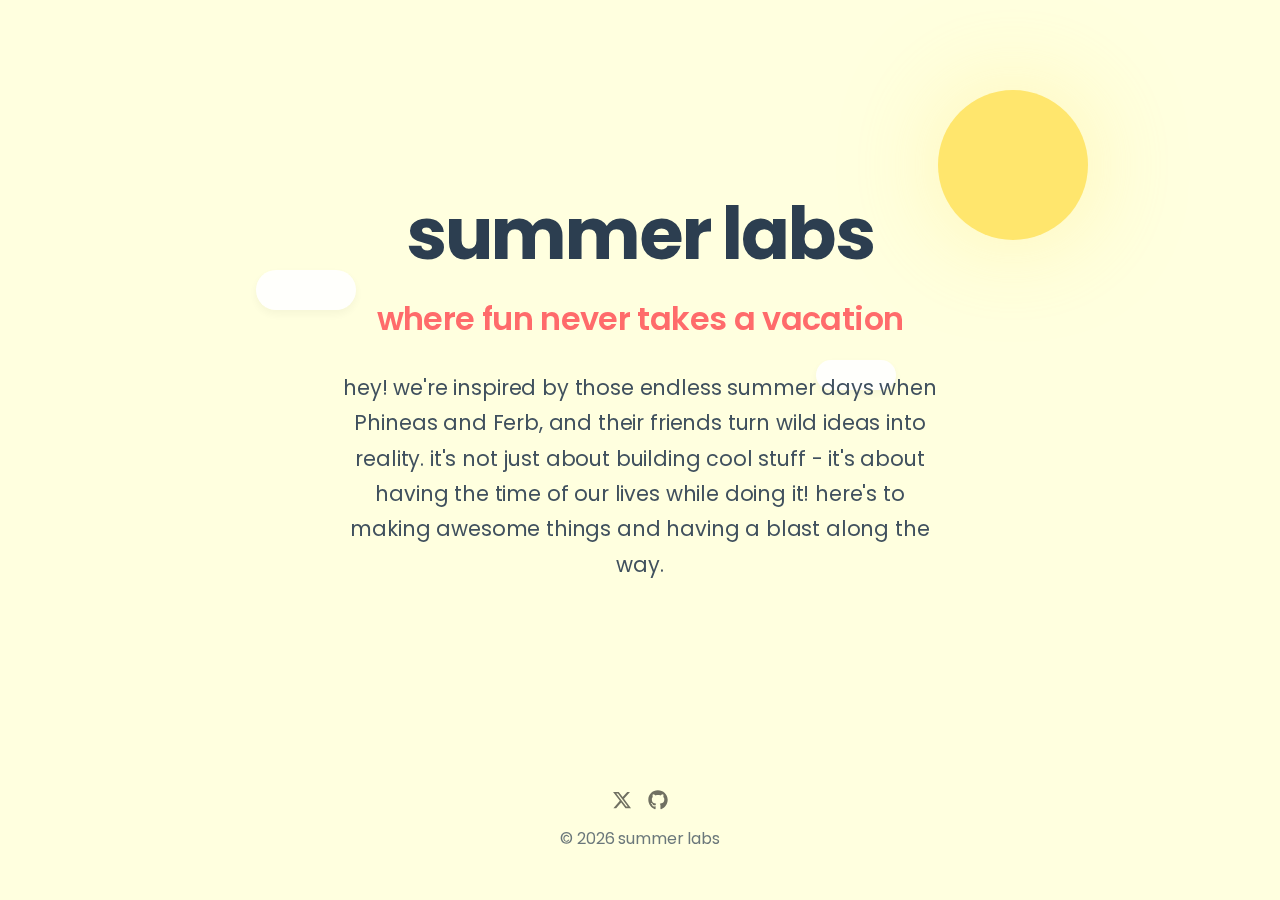
<file: index.html>
<!DOCTYPE html>
<html lang="en">
  <head>
    <meta charset="UTF-8" />
    <meta name="viewport" content="width=device-width, initial-scale=1.0" />
    <title>summer labs - where fun takes a vacation</title>
    <link rel="stylesheet" href="style.css" />
    <link rel="preconnect" href="https://fonts.googleapis.com" />
    <link rel="preconnect" href="https://fonts.gstatic.com" crossorigin />
    <link href="https://fonts.googleapis.com/css2?family=Poppins:wght@300;400;600;700&display=swap" rel="stylesheet" />
  </head>
  <body>
    <main class="container">
      <div class="content">
        <h1>summer labs</h1>
        <p class="subtitle">where fun never takes a vacation</p>
        <p class="description">
          hey! we're inspired by those endless summer days when Phineas and Ferb, and their friends turn wild ideas into
          reality. it's not just about building cool stuff - it's about having the time of our lives while doing it!
          here's to making awesome things and having a blast along the way.
        </p>
        <div class="graphics">
          <div class="sun"></div>
          <div class="cloud cloud-1"></div>
          <div class="cloud cloud-2"></div>
        </div>
      </div>
      <footer>
        <div class="social-links">
          <a href="https://x.com/biraj21_" target="_blank" rel="noopener">
            <svg xmlns="http://www.w3.org/2000/svg" viewBox="0 0 512 512">
              <!--!Font Awesome Free 6.7.2 by @fontawesome - https://fontawesome.com License - https://fontawesome.com/license/free Copyright 2025 Fonticons, Inc.-->
              <path
                d="M389.2 48h70.6L305.6 224.2 487 464H345L233.7 318.6 106.5 464H35.8L200.7 275.5 26.8 48H172.4L272.9 180.9 389.2 48zM364.4 421.8h39.1L151.1 88h-42L364.4 421.8z"
              />
            </svg>
          </a>
          <a href="https://github.com/biraj21" target="_blank" rel="noopener">
            <svg xmlns="http://www.w3.org/2000/svg" viewBox="0 0 496 512">
              <!--!Font Awesome Free 6.7.2 by @fontawesome - https://fontawesome.com License - https://fontawesome.com/license/free Copyright 2025 Fonticons, Inc.-->
              <path
                d="M165.9 397.4c0 2-2.3 3.6-5.2 3.6-3.3 .3-5.6-1.3-5.6-3.6 0-2 2.3-3.6 5.2-3.6 3-.3 5.6 1.3 5.6 3.6zm-31.1-4.5c-.7 2 1.3 4.3 4.3 4.9 2.6 1 5.6 0 6.2-2s-1.3-4.3-4.3-5.2c-2.6-.7-5.5 .3-6.2 2.3zm44.2-1.7c-2.9 .7-4.9 2.6-4.6 4.9 .3 2 2.9 3.3 5.9 2.6 2.9-.7 4.9-2.6 4.6-4.6-.3-1.9-3-3.2-5.9-2.9zM244.8 8C106.1 8 0 113.3 0 252c0 110.9 69.8 205.8 169.5 239.2 12.8 2.3 17.3-5.6 17.3-12.1 0-6.2-.3-40.4-.3-61.4 0 0-70 15-84.7-29.8 0 0-11.4-29.1-27.8-36.6 0 0-22.9-15.7 1.6-15.4 0 0 24.9 2 38.6 25.8 21.9 38.6 58.6 27.5 72.9 20.9 2.3-16 8.8-27.1 16-33.7-55.9-6.2-112.3-14.3-112.3-110.5 0-27.5 7.6-41.3 23.6-58.9-2.6-6.5-11.1-33.3 2.6-67.9 20.9-6.5 69 27 69 27 20-5.6 41.5-8.5 62.8-8.5s42.8 2.9 62.8 8.5c0 0 48.1-33.6 69-27 13.7 34.7 5.2 61.4 2.6 67.9 16 17.7 25.8 31.5 25.8 58.9 0 96.5-58.9 104.2-114.8 110.5 9.2 7.9 17 22.9 17 46.4 0 33.7-.3 75.4-.3 83.6 0 6.5 4.6 14.4 17.3 12.1C428.2 457.8 496 362.9 496 252 496 113.3 383.5 8 244.8 8zM97.2 352.9c-1.3 1-1 3.3 .7 5.2 1.6 1.6 3.9 2.3 5.2 1 1.3-1 1-3.3-.7-5.2-1.6-1.6-3.9-2.3-5.2-1zm-10.8-8.1c-.7 1.3 .3 2.9 2.3 3.9 1.6 1 3.6 .7 4.3-.7 .7-1.3-.3-2.9-2.3-3.9-2-.6-3.6-.3-4.3 .7zm32.4 35.6c-1.6 1.3-1 4.3 1.3 6.2 2.3 2.3 5.2 2.6 6.5 1 1.3-1.3 .7-4.3-1.3-6.2-2.2-2.3-5.2-2.6-6.5-1zm-11.4-14.7c-1.6 1-1.6 3.6 0 5.9 1.6 2.3 4.3 3.3 5.6 2.3 1.6-1.3 1.6-3.9 0-6.2-1.4-2.3-4-3.3-5.6-2z"
              />
            </svg>
          </a>
        </div>
        <p>© <span id="year"></span> summer labs</p>
      </footer>
    </main>
    <script>
      document.getElementById("year").textContent = new Date().getFullYear();
    </script>
  </body>
</html>
</file>
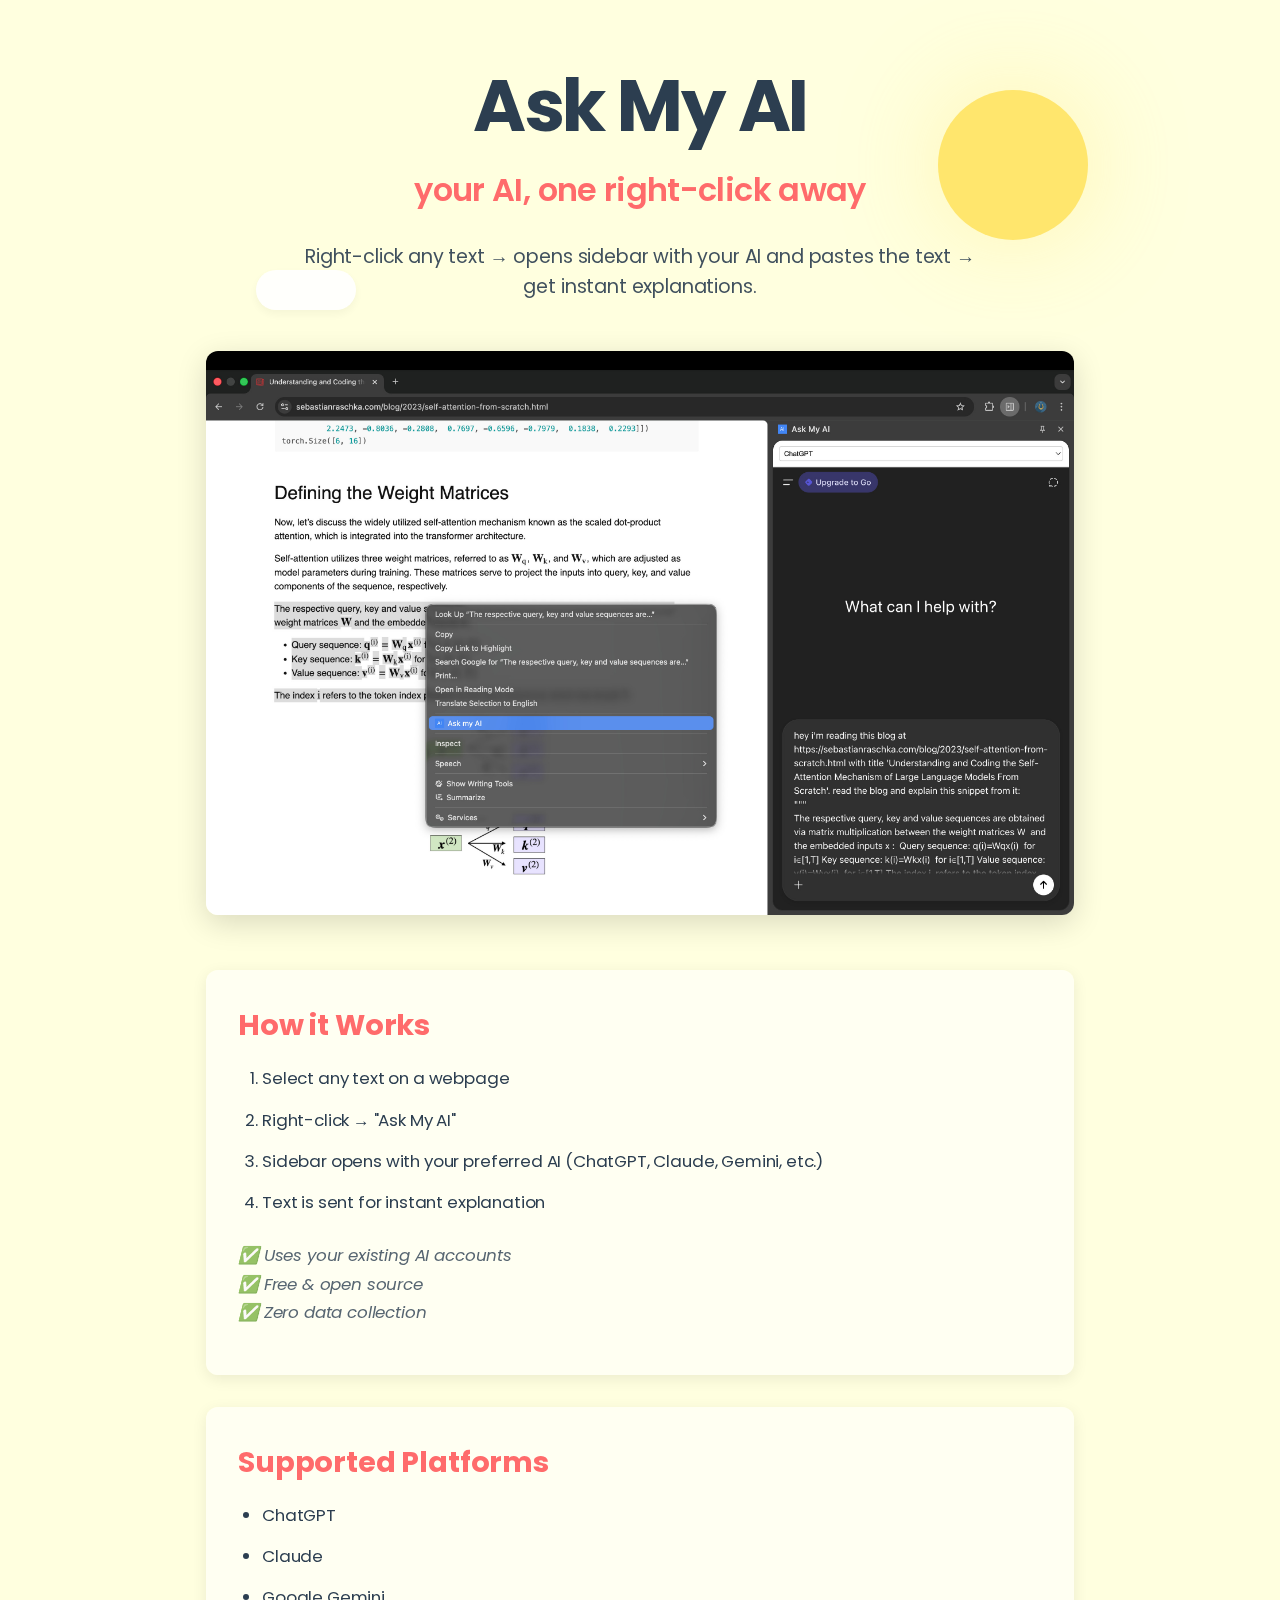
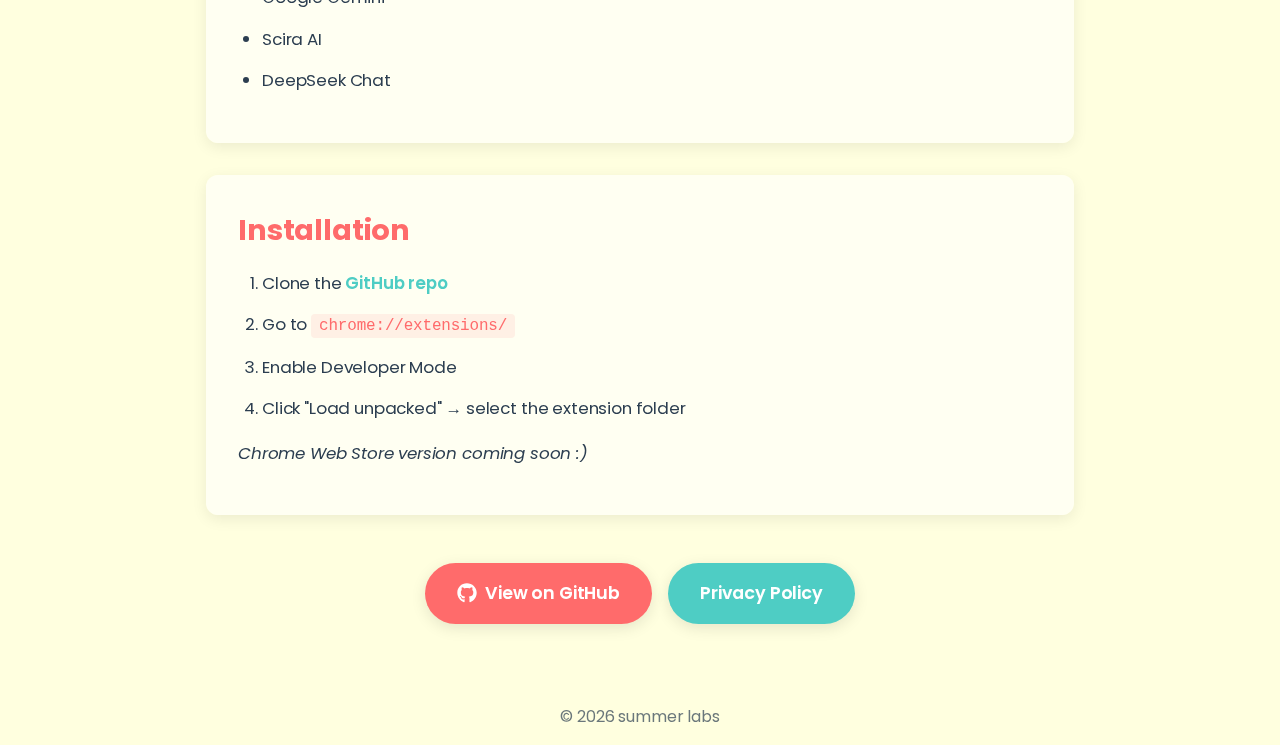
<file: ask-my-ai/index.html>
<!DOCTYPE html>
<html lang="en">
  <head>
    <meta charset="UTF-8" />
    <meta name="viewport" content="width=device-width, initial-scale=1.0" />
    <title>Ask My AI - summer labs</title>
    <link rel="stylesheet" href="/style.css" />
    <link rel="preconnect" href="https://fonts.googleapis.com" />
    <link rel="preconnect" href="https://fonts.gstatic.com" crossorigin />
    <link href="https://fonts.googleapis.com/css2?family=Poppins:wght@300;400;600;700&display=swap" rel="stylesheet" />
  </head>
  <body>
    <main class="container">
      <div class="content project-content">
        <h1>Ask My AI</h1>
        <p class="subtitle">your AI, one right-click away</p>

        <div class="project-description">
          <p>Right-click any text → opens sidebar with your AI and pastes the text → get instant explanations.</p>
        </div>

        <div class="screenshot">
          <img src="/images/ask-my-ai/ss.jpg" alt="Ask My AI Extension Screenshot" />
        </div>

        <div class="features">
          <div class="feature-section">
            <h2>How it Works</h2>
            <ol>
              <li>Select any text on a webpage</li>
              <li>Right-click → "Ask My AI"</li>
              <li>Sidebar opens with your preferred AI (ChatGPT, Claude, Gemini, etc.)</li>
              <li>Text is sent for instant explanation</li>
            </ol>
            <p class="feature-note">
              ✅ Uses your existing AI accounts<br />
              ✅ Free & open source<br />
              ✅ Zero data collection
            </p>
          </div>

          <div class="feature-section">
            <h2>Supported Platforms</h2>
            <ul class="platforms">
              <li>ChatGPT</li>
              <li>Claude</li>
              <li>Google Gemini</li>
              <li>Scira AI</li>
              <li>DeepSeek Chat</li>
            </ul>
          </div>

          <div class="feature-section">
            <h2>Installation</h2>
            <ol>
              <li>
                Clone the <a href="https://github.com/biraj21/ask-my-ai" target="_blank" rel="noopener">GitHub repo</a>
              </li>
              <li>Go to <code>chrome://extensions/</code></li>
              <li>Enable Developer Mode</li>
              <li>Click "Load unpacked" → select the extension folder</li>
            </ol>
            <p><em>Chrome Web Store version coming soon :)</em></p>
          </div>
        </div>

        <div class="cta-buttons">
          <a href="https://github.com/biraj21/ask-my-ai" target="_blank" rel="noopener" class="btn btn-primary">
            <svg xmlns="http://www.w3.org/2000/svg" viewBox="0 0 496 512" width="20" height="20">
              <path
                d="M165.9 397.4c0 2-2.3 3.6-5.2 3.6-3.3 .3-5.6-1.3-5.6-3.6 0-2 2.3-3.6 5.2-3.6 3-.3 5.6 1.3 5.6 3.6zm-31.1-4.5c-.7 2 1.3 4.3 4.3 4.9 2.6 1 5.6 0 6.2-2s-1.3-4.3-4.3-5.2c-2.6-.7-5.5 .3-6.2 2.3zm44.2-1.7c-2.9 .7-4.9 2.6-4.6 4.9 .3 2 2.9 3.3 5.9 2.6 2.9-.7 4.9-2.6 4.6-4.6-.3-1.9-3-3.2-5.9-2.9zM244.8 8C106.1 8 0 113.3 0 252c0 110.9 69.8 205.8 169.5 239.2 12.8 2.3 17.3-5.6 17.3-12.1 0-6.2-.3-40.4-.3-61.4 0 0-70 15-84.7-29.8 0 0-11.4-29.1-27.8-36.6 0 0-22.9-15.7 1.6-15.4 0 0 24.9 2 38.6 25.8 21.9 38.6 58.6 27.5 72.9 20.9 2.3-16 8.8-27.1 16-33.7-55.9-6.2-112.3-14.3-112.3-110.5 0-27.5 7.6-41.3 23.6-58.9-2.6-6.5-11.1-33.3 2.6-67.9 20.9-6.5 69 27 69 27 20-5.6 41.5-8.5 62.8-8.5s42.8 2.9 62.8 8.5c0 0 48.1-33.6 69-27 13.7 34.7 5.2 61.4 2.6 67.9 16 17.7 25.8 31.5 25.8 58.9 0 96.5-58.9 104.2-114.8 110.5 9.2 7.9 17 22.9 17 46.4 0 33.7-.3 75.4-.3 83.6 0 6.5 4.6 14.4 17.3 12.1C428.2 457.8 496 362.9 496 252 496 113.3 383.5 8 244.8 8zM97.2 352.9c-1.3 1-1 3.3 .7 5.2 1.6 1.6 3.9 2.3 5.2 1 1.3-1 1-3.3-.7-5.2-1.6-1.6-3.9-2.3-5.2-1zm-10.8-8.1c-.7 1.3 .3 2.9 2.3 3.9 1.6 1 3.6 .7 4.3-.7 .7-1.3-.3-2.9-2.3-3.9-2-.6-3.6-.3-4.3 .7zm32.4 35.6c-1.6 1.3-1 4.3 1.3 6.2 2.3 2.3 5.2 2.6 6.5 1 1.3-1.3 .7-4.3-1.3-6.2-2.2-2.3-5.2-2.6-6.5-1zm-11.4-14.7c-1.6 1-1.6 3.6 0 5.9 1.6 2.3 4.3 3.3 5.6 2.3 1.6-1.3 1.6-3.9 0-6.2-1.4-2.3-4-3.3-5.6-2z"
              />
            </svg>
            View on GitHub
          </a>
          <a href="/ask-my-ai/privacy-policy.html" class="btn btn-secondary">Privacy Policy</a>
        </div>

        <div class="graphics">
          <div class="sun"></div>
          <div class="cloud cloud-1"></div>
          <div class="cloud cloud-2"></div>
        </div>
      </div>

      <footer>
        <p>© <span id="year"></span> summer labs</p>
      </footer>
    </main>
    <script>
      document.getElementById("year").textContent = new Date().getFullYear();
    </script>
  </body>
</html>
</file>
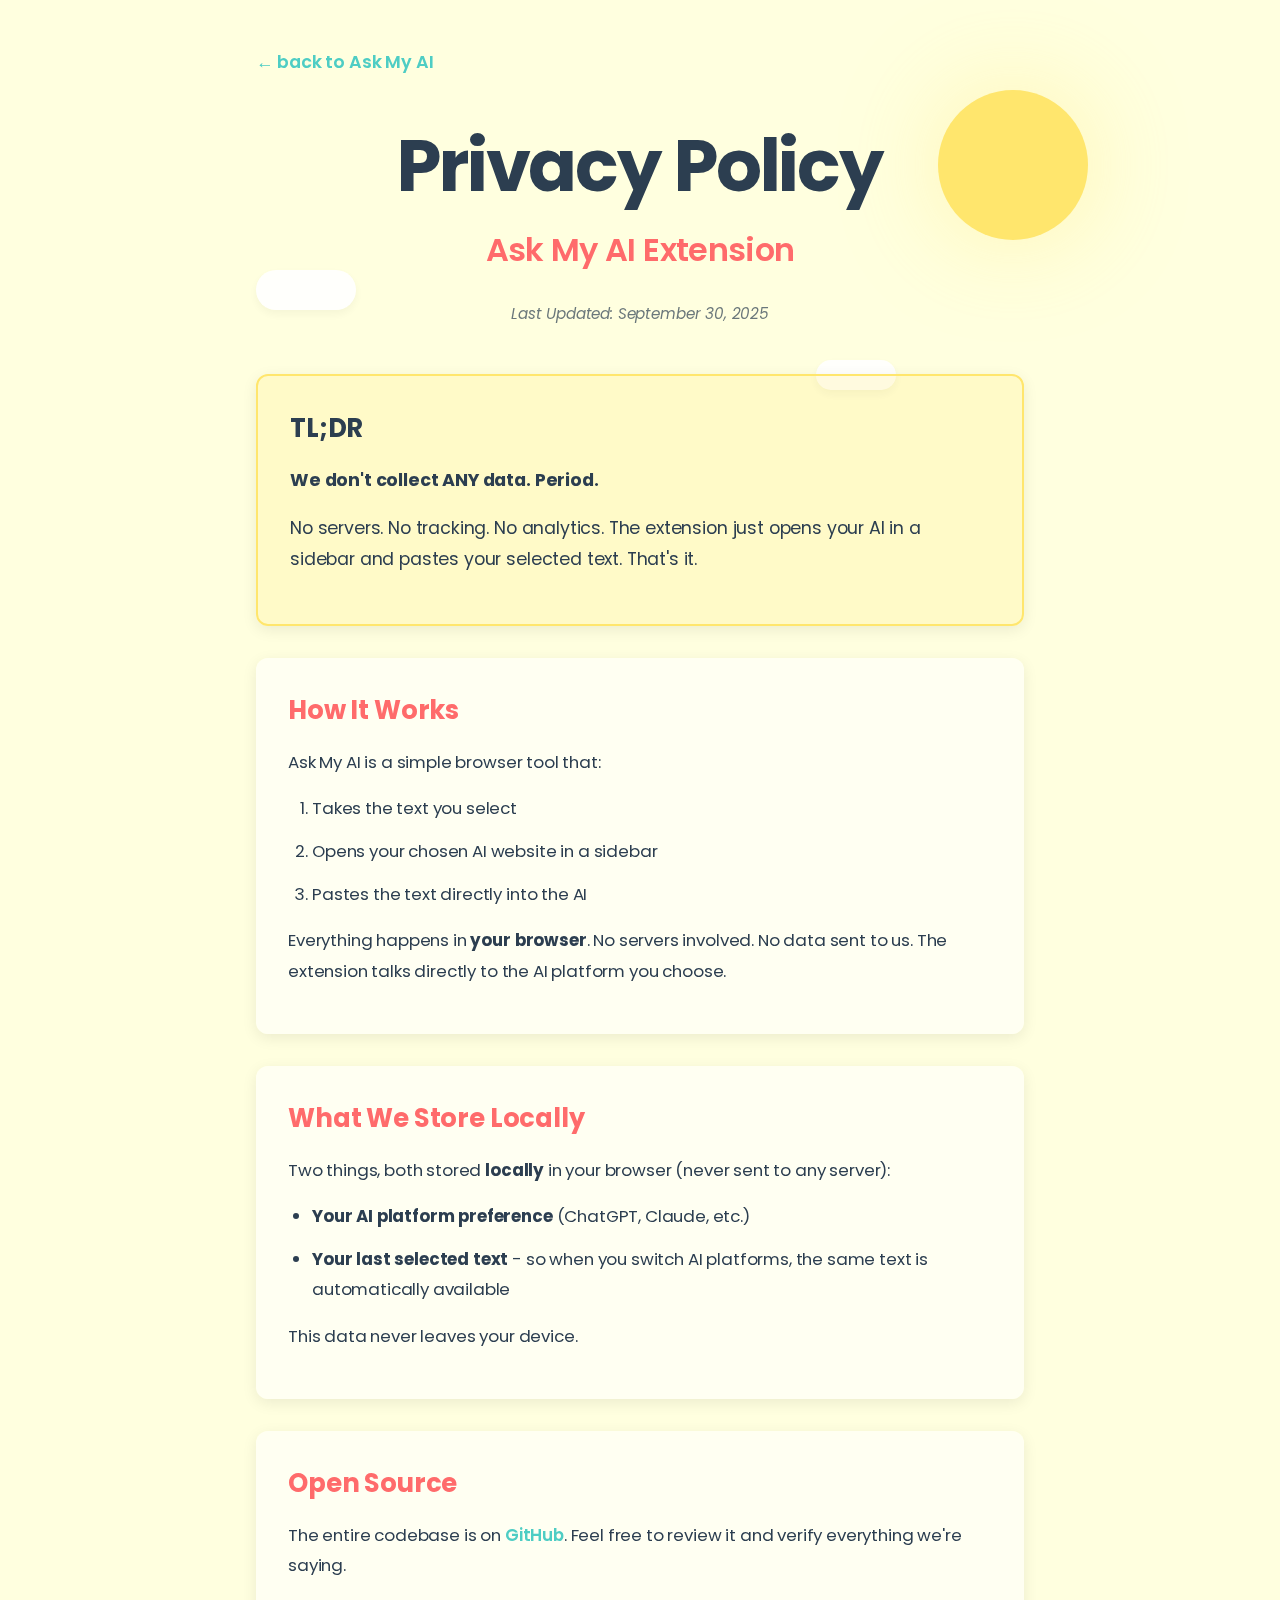
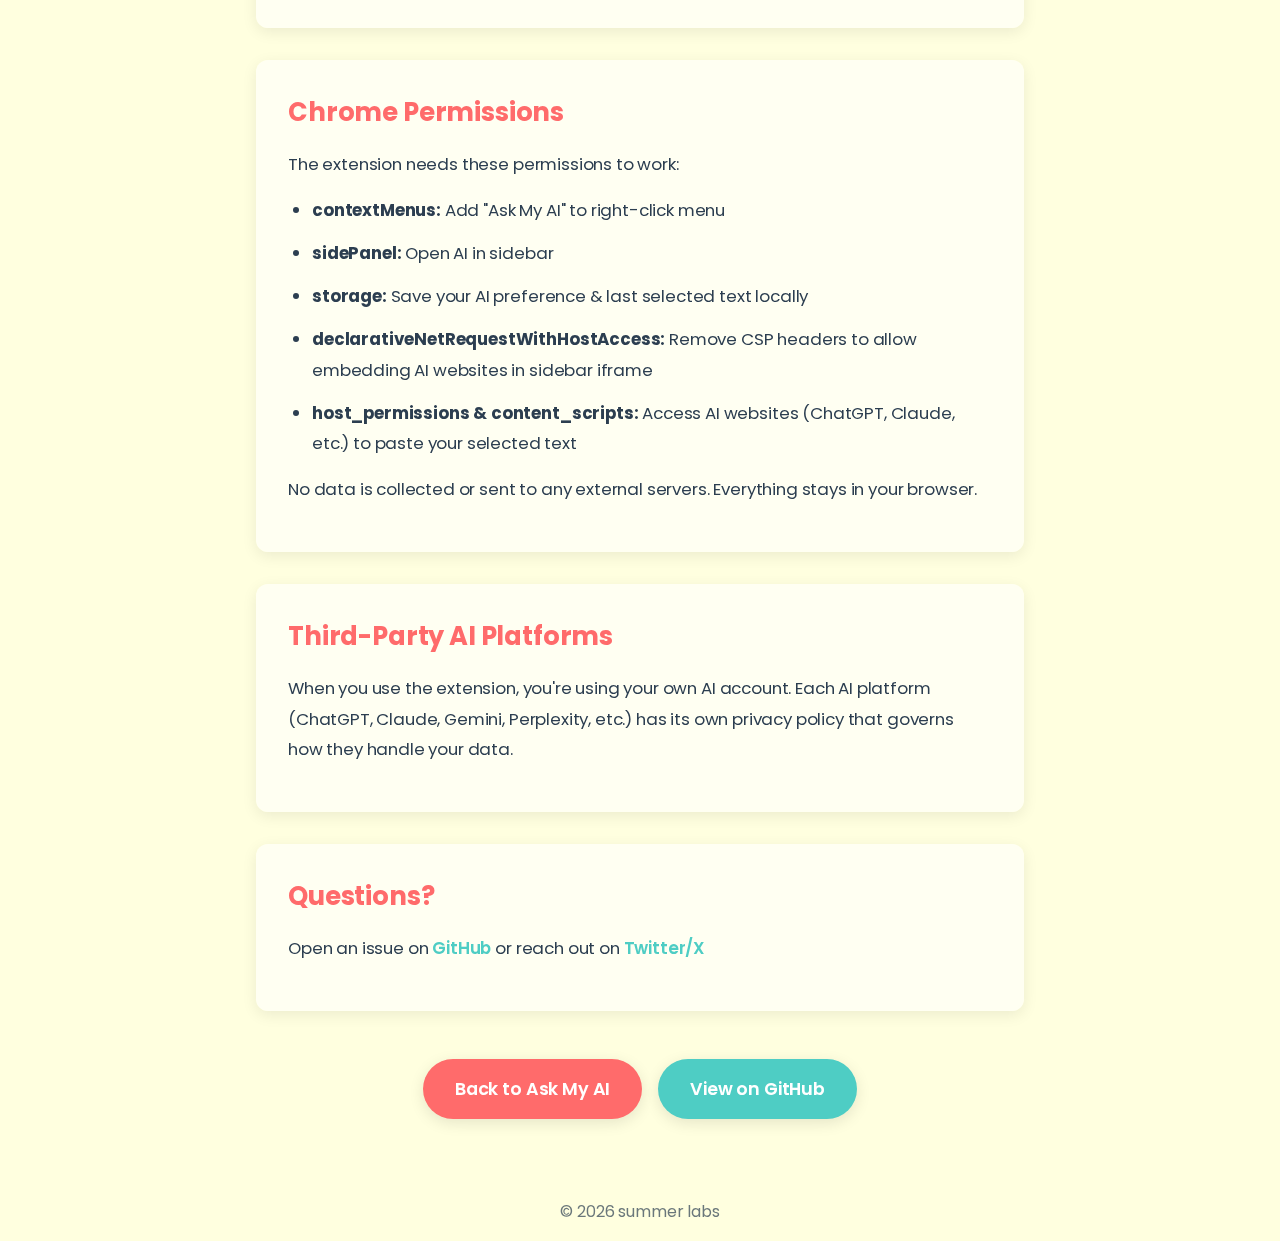
<file: ask-my-ai/privacy-policy.html>
<!DOCTYPE html>
<html lang="en">
  <head>
    <meta charset="UTF-8" />
    <meta name="viewport" content="width=device-width, initial-scale=1.0" />
    <title>Privacy Policy - Ask My AI - summer labs</title>
    <link rel="stylesheet" href="/style.css" />
    <link rel="preconnect" href="https://fonts.googleapis.com" />
    <link rel="preconnect" href="https://fonts.gstatic.com" crossorigin />
    <link href="https://fonts.googleapis.com/css2?family=Poppins:wght@300;400;600;700&display=swap" rel="stylesheet" />
  </head>
  <body>
    <main class="container">
      <div class="content project-content privacy-content">
        <a href="/ask-my-ai" class="back-link">← back to Ask My AI</a>

        <h1>Privacy Policy</h1>
        <p class="subtitle">Ask My AI Extension</p>

        <div class="privacy-section">
          <p class="last-updated">Last Updated: September 30, 2025</p>

          <div class="policy-section tldr">
            <h2>TL;DR</h2>
            <p><strong>We don't collect ANY data. Period.</strong></p>
            <p>
              No servers. No tracking. No analytics. The extension just opens your AI in a sidebar and pastes your
              selected text. That's it.
            </p>
          </div>

          <div class="policy-section">
            <h2>How It Works</h2>
            <p>Ask My AI is a simple browser tool that:</p>
            <ol>
              <li>Takes the text you select</li>
              <li>Opens your chosen AI website in a sidebar</li>
              <li>Pastes the text directly into the AI</li>
            </ol>
            <p>
              Everything happens in <strong>your browser</strong>. No servers involved. No data sent to us. The
              extension talks directly to the AI platform you choose.
            </p>
          </div>

          <div class="policy-section">
            <h2>What We Store Locally</h2>
            <p>Two things, both stored <strong>locally</strong> in your browser (never sent to any server):</p>
            <ul>
              <li><strong>Your AI platform preference</strong> (ChatGPT, Claude, etc.)</li>
              <li>
                <strong>Your last selected text</strong> - so when you switch AI platforms, the same text is
                automatically available
              </li>
            </ul>
            <p>This data never leaves your device.</p>
          </div>

          <div class="policy-section">
            <h2>Open Source</h2>
            <p>
              The entire codebase is on
              <a href="https://github.com/biraj21/ask-my-ai" target="_blank" rel="noopener">GitHub</a>. Feel free to
              review it and verify everything we're saying.
            </p>
          </div>

          <div class="policy-section">
            <h2>Chrome Permissions</h2>
            <p>The extension needs these permissions to work:</p>
            <ul>
              <li><strong>contextMenus:</strong> Add "Ask My AI" to right-click menu</li>
              <li><strong>sidePanel:</strong> Open AI in sidebar</li>
              <li><strong>storage:</strong> Save your AI preference & last selected text locally</li>
              <li>
                <strong>declarativeNetRequestWithHostAccess:</strong> Remove CSP headers to allow embedding AI websites
                in sidebar iframe
              </li>
              <li>
                <strong>host_permissions & content_scripts:</strong> Access AI websites (ChatGPT, Claude, etc.) to paste
                your selected text
              </li>
            </ul>
            <p>No data is collected or sent to any external servers. Everything stays in your browser.</p>
          </div>

          <div class="policy-section">
            <h2>Third-Party AI Platforms</h2>
            <p>
              When you use the extension, you're using your own AI account. Each AI platform (ChatGPT, Claude, Gemini,
              Perplexity, etc.) has its own privacy policy that governs how they handle your data.
            </p>
          </div>

          <div class="policy-section">
            <h2>Questions?</h2>
            <p>
              Open an issue on
              <a href="https://github.com/biraj21/ask-my-ai/issues" target="_blank" rel="noopener">GitHub</a> or reach
              out on <a href="https://x.com/biraj21_" target="_blank" rel="noopener">Twitter/X</a>
            </p>
          </div>
        </div>

        <div class="cta-buttons">
          <a href="/ask-my-ai" class="btn btn-primary">Back to Ask My AI</a>
          <a href="https://github.com/biraj21/ask-my-ai" target="_blank" rel="noopener" class="btn btn-secondary"
            >View on GitHub</a
          >
        </div>

        <div class="graphics">
          <div class="sun"></div>
          <div class="cloud cloud-1"></div>
          <div class="cloud cloud-2"></div>
        </div>
      </div>

      <footer>
        <p>© <span id="year"></span> summer labs</p>
      </footer>
    </main>
    <script>
      document.getElementById("year").textContent = new Date().getFullYear();
    </script>
  </body>
</html>
</file>
<file: style.css>
:root {
  --primary-color: #ff6b6b;
  --secondary-color: #4ecdc4;
  --text-color: #2c3e50;
  --background-color: #ffffdf;
  --sun-color: #ffe66d;
  --cloud-color: #ffffff;
}

* {
  margin: 0;
  padding: 0;
  box-sizing: border-box;
}

html,
body {
  height: 100%;
}

body {
  font-family: "Poppins", sans-serif;
  line-height: 1.6;
  color: var(--text-color);
  background-color: var(--background-color);
  letter-spacing: -0.01em;
}

.container {
  height: 100%;
  display: flex;
  flex-direction: column;
  justify-content: space-between;
  padding: 2rem;
  position: relative;
}

/* Graphics */
.graphics {
  position: fixed;
  width: 100%;
  height: 100%;
  top: 0;
  left: 0;
  z-index: -1;
  pointer-events: none;
}

.sun {
  position: fixed;
  width: min(150px, 30vw);
  height: min(150px, 30vw);
  background: var(--sun-color);
  border-radius: 50%;
  top: 10%;
  right: 15%;
  box-shadow: 0 0 100px rgba(255, 230, 109, 0.4);
  animation: float 6s ease-in-out infinite;
  transform-origin: center;
}

.cloud {
  position: absolute;
  background: var(--cloud-color);
  border-radius: 20px;
  opacity: 0.9;
  box-shadow: 0 4px 12px rgba(0, 0, 0, 0.05);
}

.cloud-1 {
  width: min(100px, 20vw);
  height: min(40px, 8vw);
  top: 30%;
  left: 20%;
  animation: float 8s ease-in-out infinite;
}

.cloud-2 {
  width: min(80px, 16vw);
  height: min(30px, 6vw);
  top: 40%;
  right: 30%;
  animation: float 10s ease-in-out infinite;
}

/* Content */
.content {
  max-width: 800px;
  margin: auto;
  text-align: center;
  padding: 0 1rem;
  position: relative;
}

h1 {
  font-size: min(4.5rem, 12vw);
  margin-bottom: 0.5rem;
  color: var(--text-color);
  font-weight: 700;
  letter-spacing: -0.03em;
}

.subtitle {
  font-size: min(2rem, 5vw);
  color: var(--primary-color);
  margin-bottom: 2rem;
  font-weight: 600;
  letter-spacing: -0.02em;
  line-height: 1.2;
}

.description {
  font-size: min(1.3rem, 4vw);
  max-width: 600px;
  margin: 0 auto 3rem;
  color: var(--text-color);
  opacity: 0.9;
  font-weight: 400;
  line-height: 1.7;
}

footer {
  text-align: center;
  padding: 1rem;
  color: var(--text-color);
  opacity: 0.7;
  font-size: min(1rem, 3.5vw);
  position: relative;
  z-index: 2;
}

.social-links {
  display: flex;
  justify-content: center;
  margin-bottom: 1rem;
  gap: 1rem;
}

.social-links a {
  display: flex;
  align-items: center;
  justify-content: center;
  border-radius: 50%;
  transition: all 0.3s ease;
  opacity: 0.8;
  cursor: pointer;
}

.social-links a:hover {
  transform: translateY(-2px) scale(1.05);
  opacity: 1;
}

.social-links a svg {
  width: 20px;
  height: 20px;
}

@keyframes float {
  0%,
  100% {
    transform: translateY(0) rotate(0deg);
  }
  50% {
    transform: translateY(-20px) rotate(2deg);
  }
}

/* Responsive Design */
@media (max-height: 500px) {
  .description {
    font-size: min(1rem, 3.5vw);
  }

  .sun {
    width: min(100px, 20vw);
    height: min(100px, 20vw);
  }
}

@media (max-width: 480px) {
  .container {
    padding: 1rem;
  }

  h1 {
    margin-bottom: 0.3rem;
  }

  .subtitle {
    margin-bottom: 1rem;
  }
}

/* Project Pages */
.project-content {
  max-width: 900px;
  text-align: left;
  padding: 1rem;
}

.back-link {
  display: inline-block;
  color: var(--secondary-color);
  text-decoration: none;
  font-weight: 600;
  margin-bottom: 2rem;
  font-size: 1.1rem;
  transition: all 0.3s ease;
}

.back-link:hover {
  color: var(--primary-color);
  transform: translateX(-5px);
}

.project-content h1 {
  text-align: center;
  margin-bottom: 0.5rem;
}

.project-content .subtitle {
  text-align: center;
}

.project-description {
  text-align: center;
  font-size: 1.2rem;
  margin: 2rem auto;
  max-width: 700px;
  color: var(--text-color);
  opacity: 0.9;
}

/* Screenshot */
.screenshot {
  margin: 3rem 0;
  text-align: center;
}

.screenshot img {
  max-width: 100%;
  height: auto;
  border-radius: 12px;
  box-shadow: 0 8px 30px rgba(0, 0, 0, 0.15);
  transition: transform 0.3s ease;
}

.screenshot img:hover {
  transform: scale(1.02);
}

/* Features */
.features {
  margin: 3rem 0;
}

.feature-section {
  background: rgba(255, 255, 255, 0.6);
  padding: 2rem;
  border-radius: 12px;
  margin-bottom: 2rem;
  box-shadow: 0 4px 15px rgba(0, 0, 0, 0.08);
}

.feature-section h2 {
  color: var(--primary-color);
  font-size: 1.8rem;
  margin-bottom: 1rem;
  font-weight: 700;
}

.feature-section h3 {
  color: var(--secondary-color);
  font-size: 1.4rem;
  margin-bottom: 0.8rem;
  font-weight: 600;
}

.feature-section p {
  margin-bottom: 1rem;
  line-height: 1.7;
  font-size: 1.05rem;
}

.feature-note {
  margin-top: 1.5rem;
  font-style: italic;
  color: var(--text-color);
  opacity: 0.8;
}

.feature-section ul,
.feature-section ol {
  margin-left: 1.5rem;
  margin-bottom: 1rem;
}

.feature-section li {
  margin-bottom: 0.8rem;
  line-height: 1.7;
  font-size: 1.05rem;
}

.feature-section a {
  color: var(--secondary-color);
  text-decoration: none;
  font-weight: 600;
  transition: color 0.3s ease;
}

.feature-section a:hover {
  color: var(--primary-color);
  text-decoration: underline;
}

.feature-section ul.checkmarks {
  list-style: none;
  margin-left: 0;
}

.feature-section ul.checkmarks li {
  padding-left: 0;
}

.install-options {
  display: grid;
  gap: 1.5rem;
  margin-top: 1.5rem;
}

.install-option {
  background: rgba(255, 255, 255, 0.4);
  padding: 1.5rem;
  border-radius: 8px;
  border: 2px solid rgba(78, 205, 196, 0.2);
}

code {
  background: rgba(255, 107, 107, 0.1);
  padding: 0.2rem 0.5rem;
  border-radius: 4px;
  font-family: "Courier New", monospace;
  font-size: 0.95em;
  color: var(--primary-color);
}

/* CTA Buttons */
.cta-buttons {
  display: flex;
  gap: 1rem;
  justify-content: center;
  margin: 3rem 0;
  flex-wrap: wrap;
}

.btn {
  display: inline-flex;
  align-items: center;
  gap: 0.5rem;
  padding: 1rem 2rem;
  border-radius: 50px;
  text-decoration: none;
  font-weight: 600;
  font-size: 1.1rem;
  transition: all 0.3s ease;
  box-shadow: 0 4px 15px rgba(0, 0, 0, 0.1);
}

.btn-primary {
  background: var(--primary-color);
  color: white;
}

.btn-primary:hover {
  background: #ff5252;
  transform: translateY(-2px);
  box-shadow: 0 6px 20px rgba(255, 107, 107, 0.3);
}

.btn-secondary {
  background: var(--secondary-color);
  color: white;
}

.btn-secondary:hover {
  background: #45b8b0;
  transform: translateY(-2px);
  box-shadow: 0 6px 20px rgba(78, 205, 196, 0.3);
}

.btn svg {
  fill: currentColor;
  flex-shrink: 0;
}

/* Privacy Policy Page */
.privacy-content {
  max-width: 800px;
}

.privacy-section {
  margin: 2rem 0;
}

.last-updated {
  text-align: center;
  font-style: italic;
  color: var(--text-color);
  opacity: 0.7;
  margin-bottom: 3rem;
  font-size: 0.95rem;
}

.policy-section {
  background: rgba(255, 255, 255, 0.6);
  padding: 2rem;
  border-radius: 12px;
  margin-bottom: 2rem;
  box-shadow: 0 4px 15px rgba(0, 0, 0, 0.08);
}

.policy-section h2 {
  color: var(--primary-color);
  font-size: 1.6rem;
  margin-bottom: 1rem;
  font-weight: 700;
}

.policy-section p {
  margin-bottom: 1rem;
  line-height: 1.8;
  font-size: 1.05rem;
}

.policy-section ul,
.policy-section ol {
  margin-left: 1.5rem;
  margin-bottom: 1rem;
}

.policy-section li {
  margin-bottom: 0.8rem;
  line-height: 1.8;
  font-size: 1.05rem;
}

.policy-section ul.checkmarks {
  list-style: none;
  margin-left: 0;
}

.policy-section a {
  color: var(--secondary-color);
  text-decoration: none;
  font-weight: 600;
  transition: color 0.3s ease;
}

.policy-section a:hover {
  color: var(--primary-color);
  text-decoration: underline;
}

.tldr {
  background: rgba(255, 230, 109, 0.2);
  border: 2px solid var(--sun-color);
}

.tldr h2 {
  color: var(--text-color);
}

.tldr p {
  font-size: 1.1rem;
}

/* Responsive Design for Project Pages */
@media (max-width: 768px) {
  .project-content {
    padding: 0.5rem;
  }

  .feature-section {
    padding: 1.5rem;
  }

  .policy-section {
    padding: 1.5rem;
  }

  .cta-buttons {
    flex-direction: column;
    align-items: stretch;
  }

  .btn {
    justify-content: center;
  }
}

@media (max-width: 480px) {
  .back-link {
    font-size: 1rem;
    margin-bottom: 1.5rem;
  }

  .feature-section h2 {
    font-size: 1.5rem;
  }

  .feature-section h3 {
    font-size: 1.2rem;
  }

  .feature-section,
  .policy-section {
    padding: 1rem;
  }

  .btn {
    padding: 0.8rem 1.5rem;
    font-size: 1rem;
  }
}
</file>
